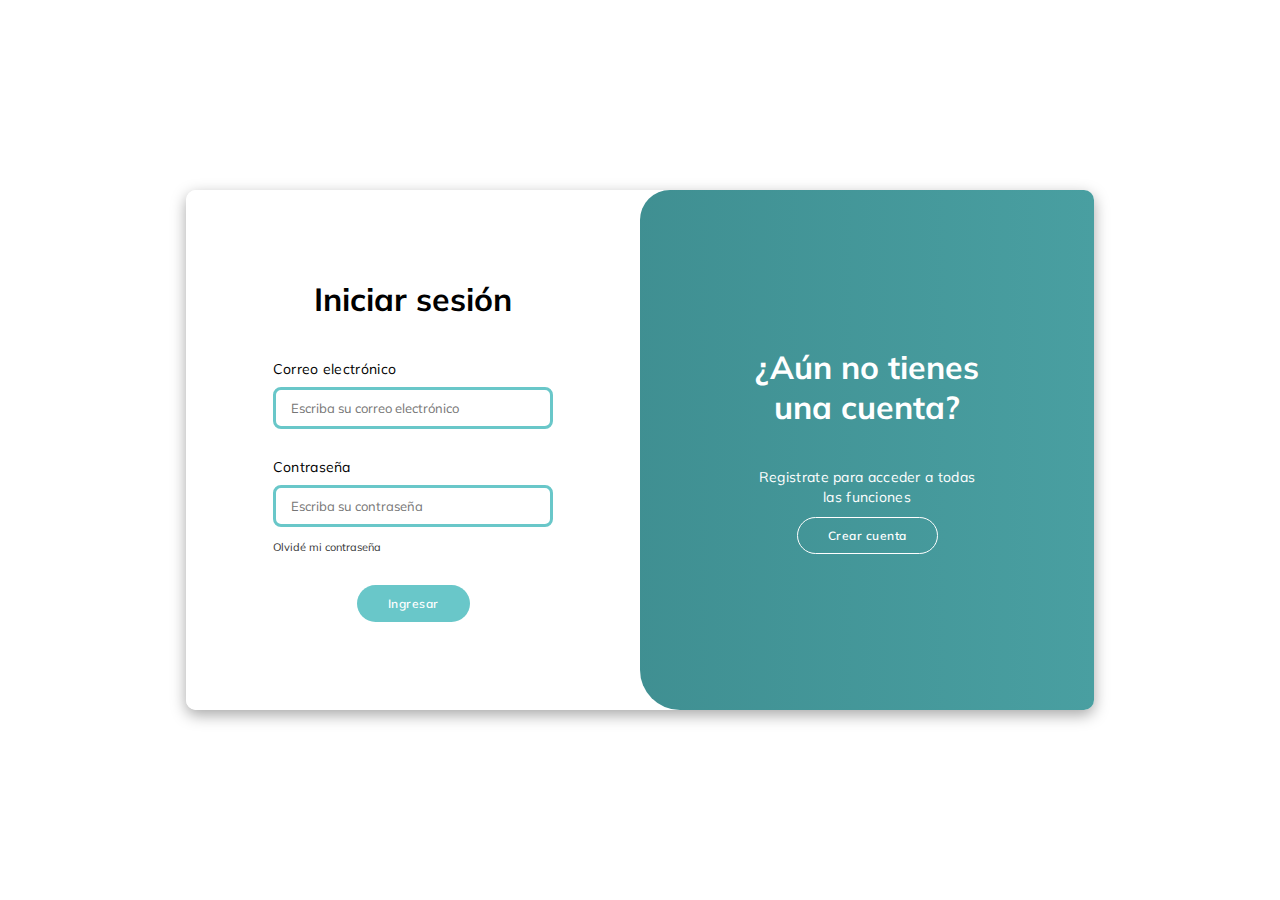
<file: Proyecto Emelth/web/index.html>
<!DOCTYPE html>
<html lang="en">

<head>
    <meta charset="UTF-8">
    <meta name="viewport" content="width=device-width, initial-scale=1.0">
    
    <link rel="stylesheet" href="FilesCSS/login.css">
    <title>Sign In | Sign Up</title>
</head>

<body>

    <div class="container" id="container">
        <div class="form-container sign-up">
            <form>
                <h1>Crear cuenta</h1>
                <span></span>
                <div class="form-input">
                    <div class="form-heading"><p class="heading-input">Nombre</p></div>
                    <input type="text" placeholder="Escriba su nombre completo">
                </div>
                <div class="form-input">
                    <div class="form-heading"><p class="heading-input">Correo</p></div>
                    <input type="email" placeholder="Escriba su correo electronico">
                </div>
                <div class="form-input">
                    <div class="form-heading"><p class="heading-input">Contraseña</p></div>
                    <input type="password" placeholder="Ingrese una contraseña">
                    <p id="min-text">Al registrarte aceptas nuestros <a href="#">Terminos de servicio</a> y nuestro <a href="#">Aviso de privacidad</a></p>
                </div>
                <button>Registrarse</button>
            </form>
        </div>
        <div class="form-container sign-in">
            <form>
                <h1>Iniciar sesión</h1>
                <span></span>
                <div class="form-input">
                    <div class="form-heading"><p class="heading-input">Correo electrónico</p></div>
                    <input type="email" id="email-Login-Input" placeholder="Escriba su correo electrónico">
                </div>  
                <div class="form-input">
                    <div class="form-heading"><p class="heading-input">Contraseña</p></div>
                    <input type="password" id="password-Login-Input" placeholder="Escriba su contraseña">
                <a href="#">Olvidé mi contraseña</a>
                </div>
                <button id="loginButton">Ingresar</button>
            </form>
        </div>
        <div class="toggle-container">
            <div class="toggle">
                <div class="toggle-panel toggle-left">
                    <h1>¿Ya tienes una cuenta?</h1>
                    <span></span>
                    <p>Ingresa a tu cuenta personal aquí</p>
                    <button class="hidden" id="login"  >Iniciar sesión</button>
                </div>
                <div class="toggle-panel toggle-right">
                    <h1>¿Aún no tienes una cuenta?</h1>
                    <span></span>
                    <p>Registrate para acceder a todas las funciones</p>
                    <button class="hidden" id="register">Crear cuenta</button>
                </div>
            </div>
        </div>
    </div>

    <script type="text/javascript" src="FilesJS/ScriptL.js"></script>
</body>

</html>
</file>
<file: Proyecto Emelth/web/FilesCSS/login.css>
@import url('https://fonts.googleapis.com/css2?family=Mulish:wght@300;400;500;600;700&display=swap');
*{
    margin: 0;
    padding: 0;
    box-sizing: border-box;
    font-family: 'Mulish', sans-serif;
}

body{
    background-color: #ffffff;
    background: linear-gradient(to right, #ffffff, #ffffff);
    display: flex;
    align-items: center;
    justify-content: center;
    flex-direction: column;
    height: 100vh;
}
.heading-input {
    font-family: 'Mulish';
    font-weight: normal;
    font-style: normal;
    margin: 0;
    padding: 0%;
}
.container{
    background-color: #fff;
    border-radius: 10px;
    box-shadow: 0 5px 15px rgba(0, 0, 0, 0.35);
    position: relative;
    overflow: hidden;
    width: 908px;
    max-width: 100%;
    min-height: 520px;
}

.form-heading{
    display: flex;
    justify-content: left;
    width: 100%;
}

.form-input{
    width: 75%;
    margin-bottom: 20px;

}

.container p{
    font-size: 14px;
    line-height: 20px;
    letter-spacing: 0.3px;
    margin: 0px 0;
    justify-self: end;
    align-self: end;
}

.container span{
    font-size: 12px;
    margin: 20px ;
}

.container a{
    color: #333;
    font-size: 11px;
    text-decoration: none;
    margin: 15px 0 10px;
}

a:hover {
    color: #117ADC;
}

.container button{
    background-color: #69C7C9;
    color: #fff;
    font-size: 12px;
    padding: 10px 30px;
    border: 1px solid transparent;
    border-radius: 20px;
    font-weight: 600;
    letter-spacing: 0.5px;
    /* text-transform: uppercase; */
    margin-top: 10px;
    cursor: pointer;
}

.container button.hidden{
    background-color: transparent;
    border-color: #fff;
}

.container form{
    background-color: #fff;
    display: flex;
    align-items: center;
    justify-content: center;
    flex-direction: column;
    padding: 0 40px;
    height: 100%;
}

.container input{
    background-color: #ffffff;
    border: solid;
    border-color: #69C7C9;
    border-width: 3px;
    border-style: solid;
    border-radius: 8px;
    margin: 8px 0;
    padding: 10px 15px;
    font-size: 13px;
    border-radius: 8px;
    width: 100%;
    outline: none;
}

input:focus{
    border-width: 3px;
    outline: none;
    border-color: #8AE0DB;
}

button:hover{
    background-color: #499fa1;
}

.form-container{
    position: absolute;
    top: 0;
    height: 100%;
    transition: all 0.6s ease-in-out;
}

.sign-in{
    left: 0;
    width: 50%;
    z-index: 2;
}

.container.active .sign-in{
    transform: translateX(100%);
}

.sign-up{
    left: 0;
    width: 50%;
    opacity: 0;
    z-index: 1;
}

.container.active .sign-up{
    transform: translateX(100%);
    opacity: 1;
    z-index: 5;
    animation: move 0.6s;
}

@keyframes move{
    0%, 49.99%{
        opacity: 0;
        z-index: 1;
    }
    50%, 100%{
        opacity: 1;
        z-index: 5;
    }
}



.toggle-container{
    position: absolute;
    top: 0;
    left: 50%;
    width: 50%;
    height: 100%;
    overflow: hidden;
    transition: all 0.6s ease-in-out;
    border-radius: 30px 0 0 40px;
    z-index: 1000;
}

.container.active .toggle-container{
    transform: translateX(-100%);
    border-radius: 0 30px 40px 0;
}

.toggle{
    background-color: #499FA1;
    height: 100%;
    background: linear-gradient(to right, #368083, #499FA1);
    color: #fff;
    position: relative;
    left: -100%;
    height: 100%;
    width: 200%;
    transform: translateX(0);
    transition: all 0.6s ease-in-out;
}

.container.active .toggle{
    transform: translateX(50%);
}

.toggle-panel{
    position: absolute;
    width: 50%;
    height: 100%;
    display: flex;
    align-items: center;
    justify-content: center;
    flex-direction: column;
    padding: 0 110px;
    text-align: center;
    top: 0;
    transform: translateX(0);
    transition: all 0.6s ease-in-out;
}

.toggle-left{
    transform: translateX(-200%);
}

.container.active .toggle-left{
    transform: translateX(0);
}

.toggle-right{
    right: 0;
    transform: translateX(0);
}

.container.active .toggle-right{
    transform: translateX(200%);
}

#min-text{
    font-size: 11px;
}
</file>
